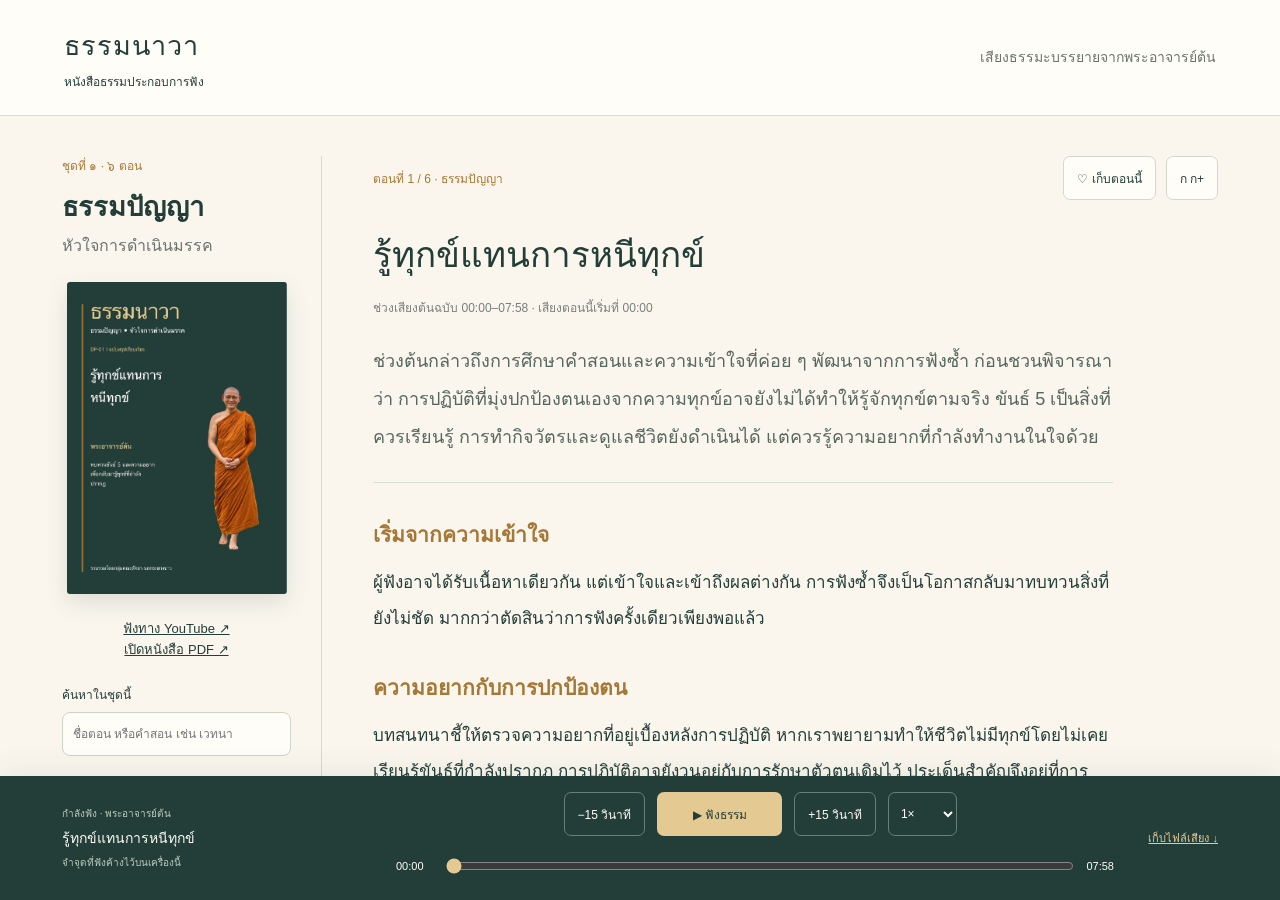
<file: docs/index.html>
<!doctype html><html lang="th"><meta charset="utf-8"><meta http-equiv="refresh" content="0; url=แอปตัวอย่าง/"><title>ธรรมนาวา</title><a href="แอปตัวอย่าง/">เปิดหนังสือธรรมประกอบการฟังพระอาจารย์ต้น</a></html>
</file>
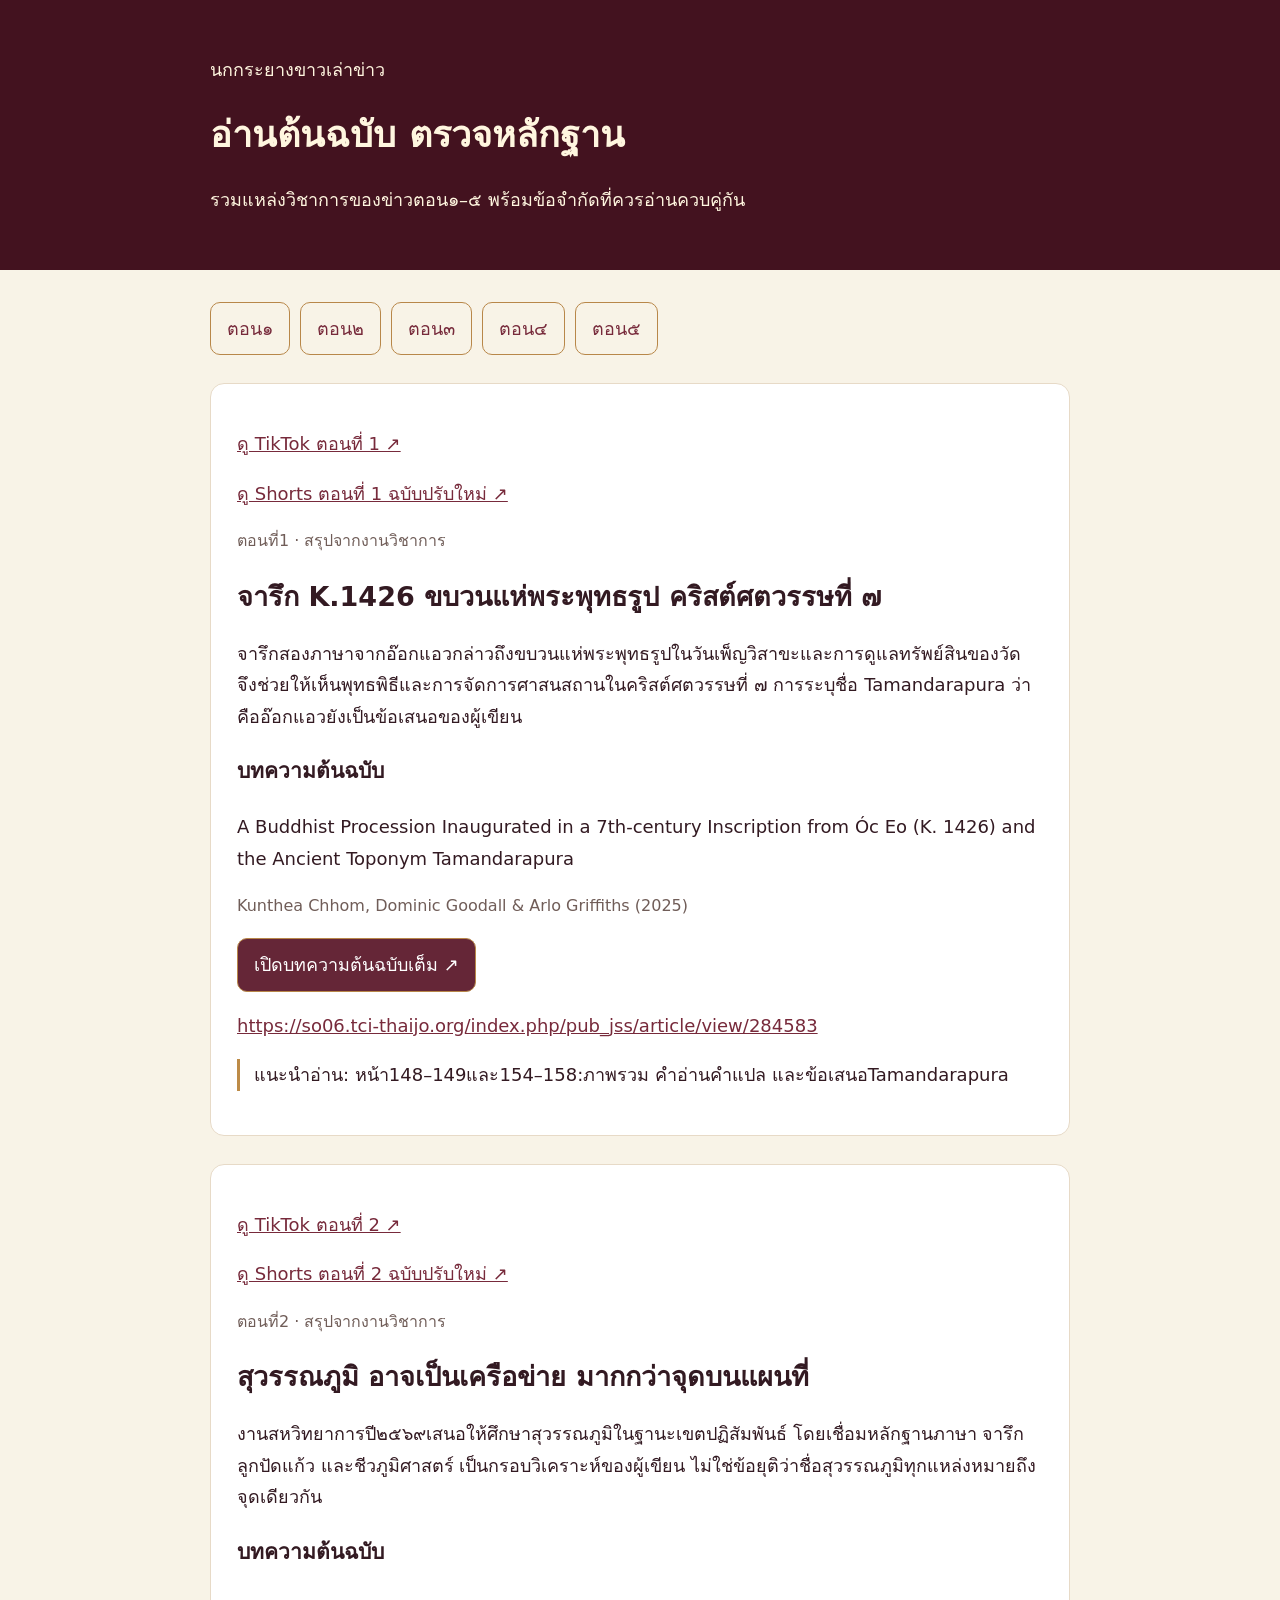
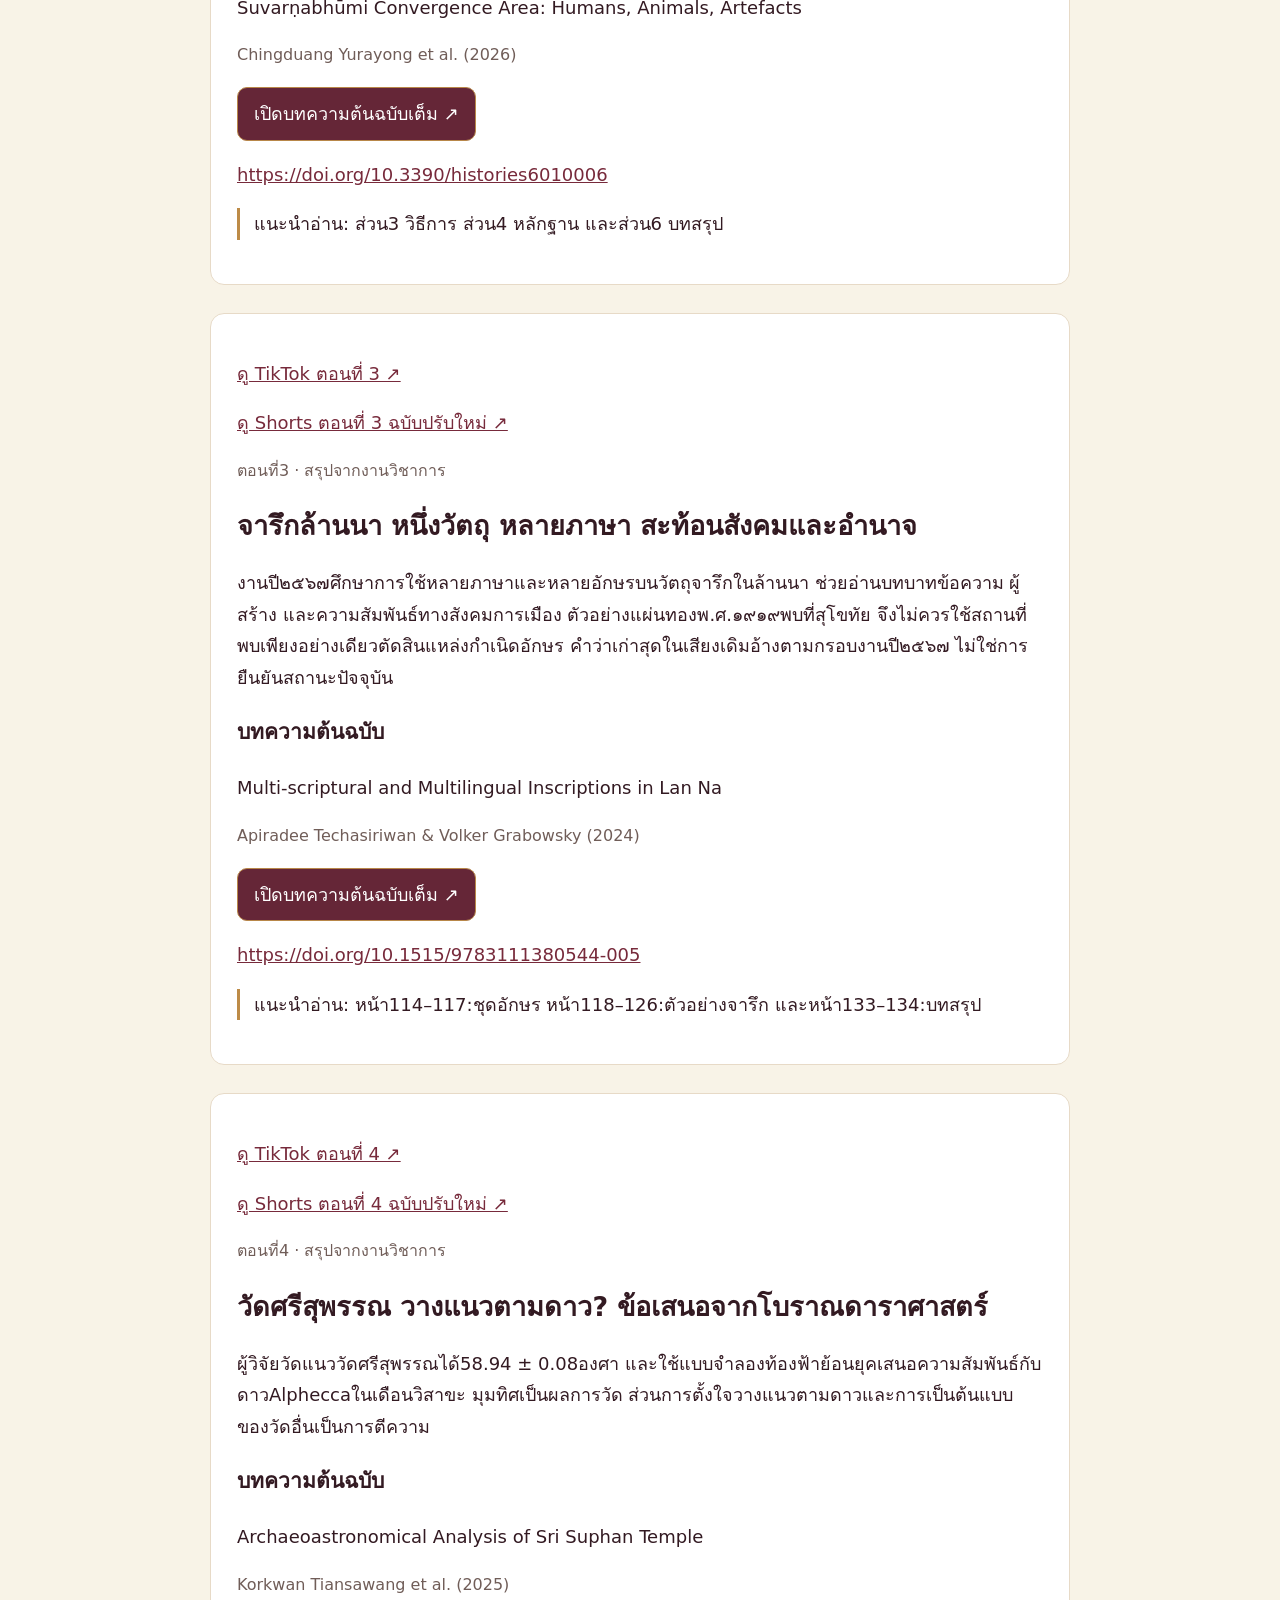
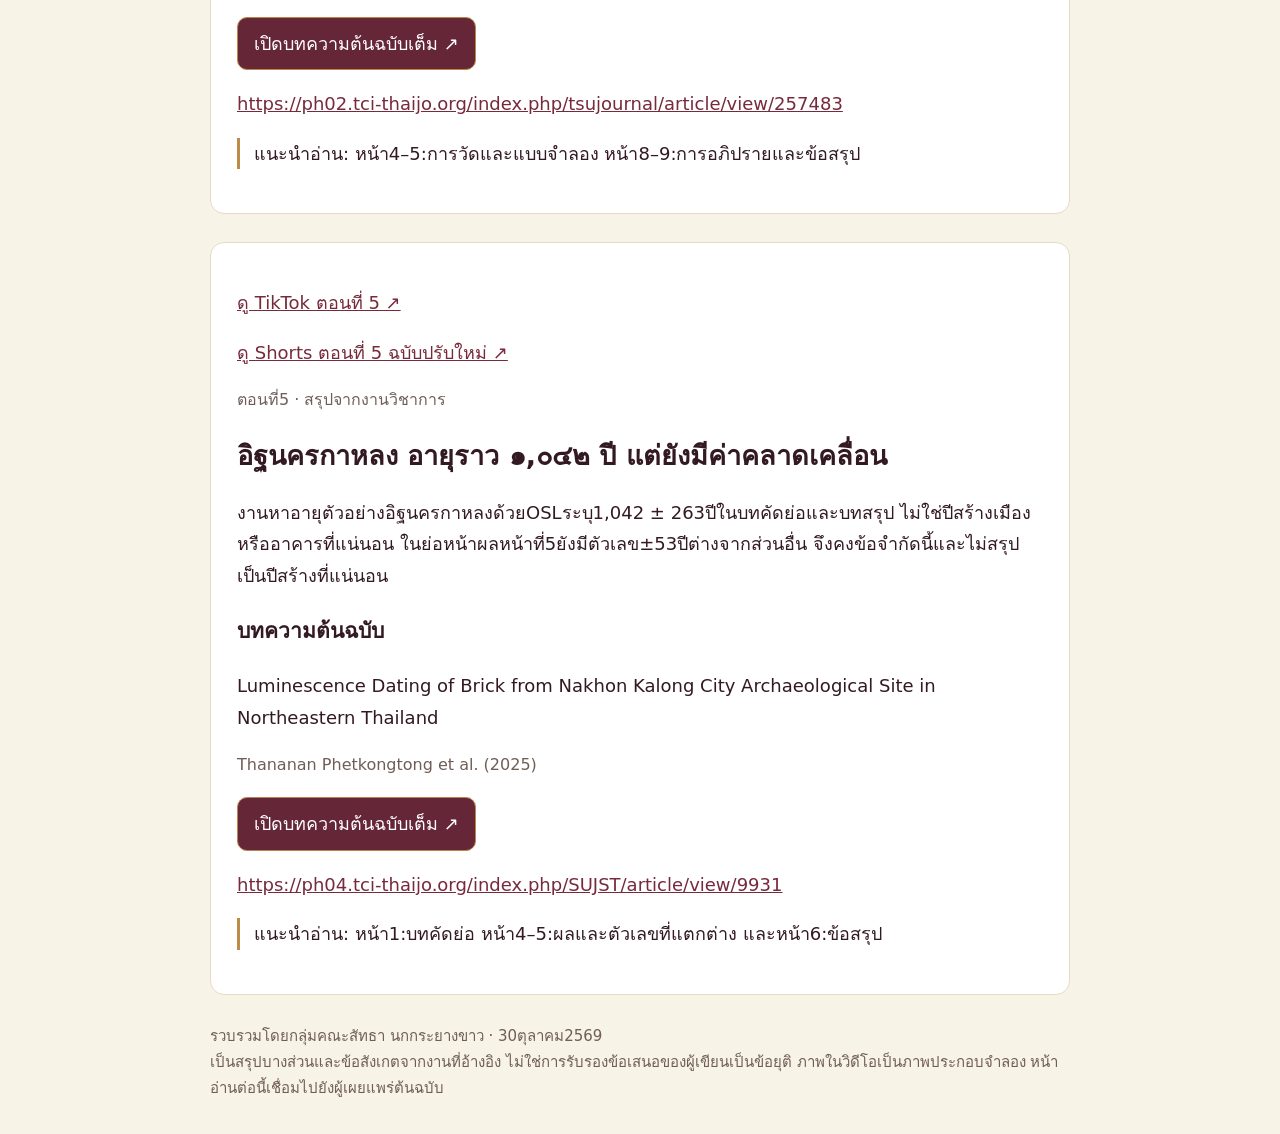
<file: docs/news/index.html>
<!doctype html><html lang="th"><meta charset="utf-8"><meta name="viewport" content="width=device-width,initial-scale=1"><meta name="description" content="บทความต้นฉบับและข้อจำกัดของนกกระยางขาวเล่าข่าว ตอน1–5"><title>อ่านต้นฉบับข่าว | นกกระยางขาวเล่าข่าว</title><style>body{margin:0;background:#f8f3e7;color:#331a22;font:18px/1.75 system-ui,sans-serif}main{max-width:860px;margin:auto;padding:32px 22px}header{background:#43121f;color:#fff6df;padding:36px 24px}h1,h2{line-height:1.4}header div{max-width:860px;margin:auto}article{background:white;padding:26px;border:1px solid #e7dac7;border-radius:14px;margin:28px 0;scroll-margin-top:20px}a{color:#772a3b;overflow-wrap:anywhere}nav{display:flex;gap:10px;flex-wrap:wrap}nav a,.read{display:inline-block;padding:10px 16px;border-radius:10px;border:1px solid #b88749;text-decoration:none}.read{background:#652637;color:white}.meta{color:#705d58;font-size:16px}.note{border-left:3px solid #bd8b47;padding-left:14px}footer{color:#705d58;font-size:15px}a:focus{outline:3px solid #d7a43d}</style><header><div><p>นกกระยางขาวเล่าข่าว</p><h1>อ่านต้นฉบับ ตรวจหลักฐาน</h1><p>รวมแหล่งวิชาการของข่าวตอน๑–๕ พร้อมข้อจำกัดที่ควรอ่านควบคู่กัน</p></div></header><main><nav><a href="#ep1">ตอน๑</a><a href="#ep2">ตอน๒</a><a href="#ep3">ตอน๓</a><a href="#ep4">ตอน๔</a><a href="#ep5">ตอน๕</a></nav><article id="ep1"><p><a href="https://www.tiktok.com/@loveiscomingsoon/video/7702155495989169426" target="_blank" rel="noopener">ดู TikTok ตอนที่ 1 ↗</a></p><p><a href="https://youtube.com/shorts/WN2gmeSHg2I" target="_blank" rel="noopener">ดู Shorts ตอนที่ 1 ฉบับปรับใหม่ ↗</a></p><p class="meta">ตอนที่1 · สรุปจากงานวิชาการ</p><h2>จารึก K.1426 ขบวนแห่พระพุทธรูป คริสต์ศตวรรษที่ ๗</h2><p>จารึกสองภาษาจากอ๊อกแอวกล่าวถึงขบวนแห่พระพุทธรูปในวันเพ็ญวิสาขะและการดูแลทรัพย์สินของวัด จึงช่วยให้เห็นพุทธพิธีและการจัดการศาสนสถานในคริสต์ศตวรรษที่ ๗ การระบุชื่อ Tamandarapura ว่าคืออ๊อกแอวยังเป็นข้อเสนอของผู้เขียน</p><h3>บทความต้นฉบับ</h3><p>A Buddhist Procession Inaugurated in a 7th-century Inscription from Óc Eo (K. 1426) and the Ancient Toponym Tamandarapura</p><p class="meta">Kunthea Chhom, Dominic Goodall &amp; Arlo Griffiths (2025)</p><p><a class="read" href="https://so06.tci-thaijo.org/index.php/pub_jss/article/view/284583" target="_blank" rel="noopener">เปิดบทความต้นฉบับเต็ม ↗</a></p><p><a href="https://so06.tci-thaijo.org/index.php/pub_jss/article/view/284583">https://so06.tci-thaijo.org/index.php/pub_jss/article/view/284583</a></p><p class="note">แนะนำอ่าน: หน้า148–149และ154–158:ภาพรวม คำอ่านคำแปล และข้อเสนอTamandarapura</p></article><article id="ep2"><p><a href="https://www.tiktok.com/@loveiscomingsoon/video/7702156077084708104" target="_blank" rel="noopener">ดู TikTok ตอนที่ 2 ↗</a></p><p><a href="https://youtube.com/shorts/8W1lPiTp6ZA" target="_blank" rel="noopener">ดู Shorts ตอนที่ 2 ฉบับปรับใหม่ ↗</a></p><p class="meta">ตอนที่2 · สรุปจากงานวิชาการ</p><h2>สุวรรณภูมิ อาจเป็นเครือข่าย มากกว่าจุดบนแผนที่</h2><p>งานสหวิทยาการปี๒๕๖๙เสนอให้ศึกษาสุวรรณภูมิในฐานะเขตปฏิสัมพันธ์ โดยเชื่อมหลักฐานภาษา จารึก ลูกปัดแก้ว และชีวภูมิศาสตร์ เป็นกรอบวิเคราะห์ของผู้เขียน ไม่ใช่ข้อยุติว่าชื่อสุวรรณภูมิทุกแหล่งหมายถึงจุดเดียวกัน</p><h3>บทความต้นฉบับ</h3><p>Suvarṇabhūmi Convergence Area: Humans, Animals, Artefacts</p><p class="meta">Chingduang Yurayong et al. (2026)</p><p><a class="read" href="https://doi.org/10.3390/histories6010006" target="_blank" rel="noopener">เปิดบทความต้นฉบับเต็ม ↗</a></p><p><a href="https://doi.org/10.3390/histories6010006">https://doi.org/10.3390/histories6010006</a></p><p class="note">แนะนำอ่าน: ส่วน3 วิธีการ ส่วน4 หลักฐาน และส่วน6 บทสรุป</p></article><article id="ep3"><p><a href="https://www.tiktok.com/@loveiscomingsoon/video/7702156433185377542" target="_blank" rel="noopener">ดู TikTok ตอนที่ 3 ↗</a></p><p><a href="https://youtube.com/shorts/X1CR25GR3T4" target="_blank" rel="noopener">ดู Shorts ตอนที่ 3 ฉบับปรับใหม่ ↗</a></p><p class="meta">ตอนที่3 · สรุปจากงานวิชาการ</p><h2>จารึกล้านนา หนึ่งวัตถุ หลายภาษา สะท้อนสังคมและอำนาจ</h2><p>งานปี๒๕๖๗ศึกษาการใช้หลายภาษาและหลายอักษรบนวัตถุจารึกในล้านนา ช่วยอ่านบทบาทข้อความ ผู้สร้าง และความสัมพันธ์ทางสังคมการเมือง ตัวอย่างแผ่นทองพ.ศ.๑๙๑๙พบที่สุโขทัย จึงไม่ควรใช้สถานที่พบเพียงอย่างเดียวตัดสินแหล่งกำเนิดอักษร คำว่าเก่าสุดในเสียงเดิมอ้างตามกรอบงานปี๒๕๖๗ ไม่ใช่การยืนยันสถานะปัจจุบัน</p><h3>บทความต้นฉบับ</h3><p>Multi-scriptural and Multilingual Inscriptions in Lan Na</p><p class="meta">Apiradee Techasiriwan &amp; Volker Grabowsky (2024)</p><p><a class="read" href="https://doi.org/10.1515/9783111380544-005" target="_blank" rel="noopener">เปิดบทความต้นฉบับเต็ม ↗</a></p><p><a href="https://doi.org/10.1515/9783111380544-005">https://doi.org/10.1515/9783111380544-005</a></p><p class="note">แนะนำอ่าน: หน้า114–117:ชุดอักษร หน้า118–126:ตัวอย่างจารึก และหน้า133–134:บทสรุป</p></article><article id="ep4"><p><a href="https://www.tiktok.com/@loveiscomingsoon/video/7702156827189873938" target="_blank" rel="noopener">ดู TikTok ตอนที่ 4 ↗</a></p><p><a href="https://youtube.com/shorts/h6ufsLleCyo" target="_blank" rel="noopener">ดู Shorts ตอนที่ 4 ฉบับปรับใหม่ ↗</a></p><p class="meta">ตอนที่4 · สรุปจากงานวิชาการ</p><h2>วัดศรีสุพรรณ วางแนวตามดาว? ข้อเสนอจากโบราณดาราศาสตร์</h2><p>ผู้วิจัยวัดแนววัดศรีสุพรรณได้58.94 ± 0.08องศา และใช้แบบจำลองท้องฟ้าย้อนยุคเสนอความสัมพันธ์กับดาวAlpheccaในเดือนวิสาขะ มุมทิศเป็นผลการวัด ส่วนการตั้งใจวางแนวตามดาวและการเป็นต้นแบบของวัดอื่นเป็นการตีความ</p><h3>บทความต้นฉบับ</h3><p>Archaeoastronomical Analysis of Sri Suphan Temple</p><p class="meta">Korkwan Tiansawang et al. (2025)</p><p><a class="read" href="https://ph02.tci-thaijo.org/index.php/tsujournal/article/view/257483" target="_blank" rel="noopener">เปิดบทความต้นฉบับเต็ม ↗</a></p><p><a href="https://ph02.tci-thaijo.org/index.php/tsujournal/article/view/257483">https://ph02.tci-thaijo.org/index.php/tsujournal/article/view/257483</a></p><p class="note">แนะนำอ่าน: หน้า4–5:การวัดและแบบจำลอง หน้า8–9:การอภิปรายและข้อสรุป</p></article><article id="ep5"><p><a href="https://www.tiktok.com/@loveiscomingsoon/video/7702157692973927688" target="_blank" rel="noopener">ดู TikTok ตอนที่ 5 ↗</a></p><p><a href="https://youtube.com/shorts/Yjz5V6i1lT0" target="_blank" rel="noopener">ดู Shorts ตอนที่ 5 ฉบับปรับใหม่ ↗</a></p><p class="meta">ตอนที่5 · สรุปจากงานวิชาการ</p><h2>อิฐนครกาหลง อายุราว ๑,๐๔๒ ปี แต่ยังมีค่าคลาดเคลื่อน</h2><p>งานหาอายุตัวอย่างอิฐนครกาหลงด้วยOSLระบุ1,042 ± 263ปีในบทคัดย่อและบทสรุป ไม่ใช่ปีสร้างเมืองหรืออาคารที่แน่นอน ในย่อหน้าผลหน้าที่5ยังมีตัวเลข±53ปีต่างจากส่วนอื่น จึงคงข้อจำกัดนี้และไม่สรุปเป็นปีสร้างที่แน่นอน</p><h3>บทความต้นฉบับ</h3><p>Luminescence Dating of Brick from Nakhon Kalong City Archaeological Site in Northeastern Thailand</p><p class="meta">Thananan Phetkongtong et al. (2025)</p><p><a class="read" href="https://ph04.tci-thaijo.org/index.php/SUJST/article/view/9931" target="_blank" rel="noopener">เปิดบทความต้นฉบับเต็ม ↗</a></p><p><a href="https://ph04.tci-thaijo.org/index.php/SUJST/article/view/9931">https://ph04.tci-thaijo.org/index.php/SUJST/article/view/9931</a></p><p class="note">แนะนำอ่าน: หน้า1:บทคัดย่อ หน้า4–5:ผลและตัวเลขที่แตกต่าง และหน้า6:ข้อสรุป</p></article><footer>รวบรวมโดยกลุ่มคณะสัทธา นกกระยางขาว · 30ตุลาคม2569<br>เป็นสรุปบางส่วนและข้อสังเกตจากงานที่อ้างอิง ไม่ใช่การรับรองข้อเสนอของผู้เขียนเป็นข้อยุติ ภาพในวิดีโอเป็นภาพประกอบจำลอง หน้าอ่านต่อนี้เชื่อมไปยังผู้เผยแพร่ต้นฉบับ</footer></main></html>
</file>
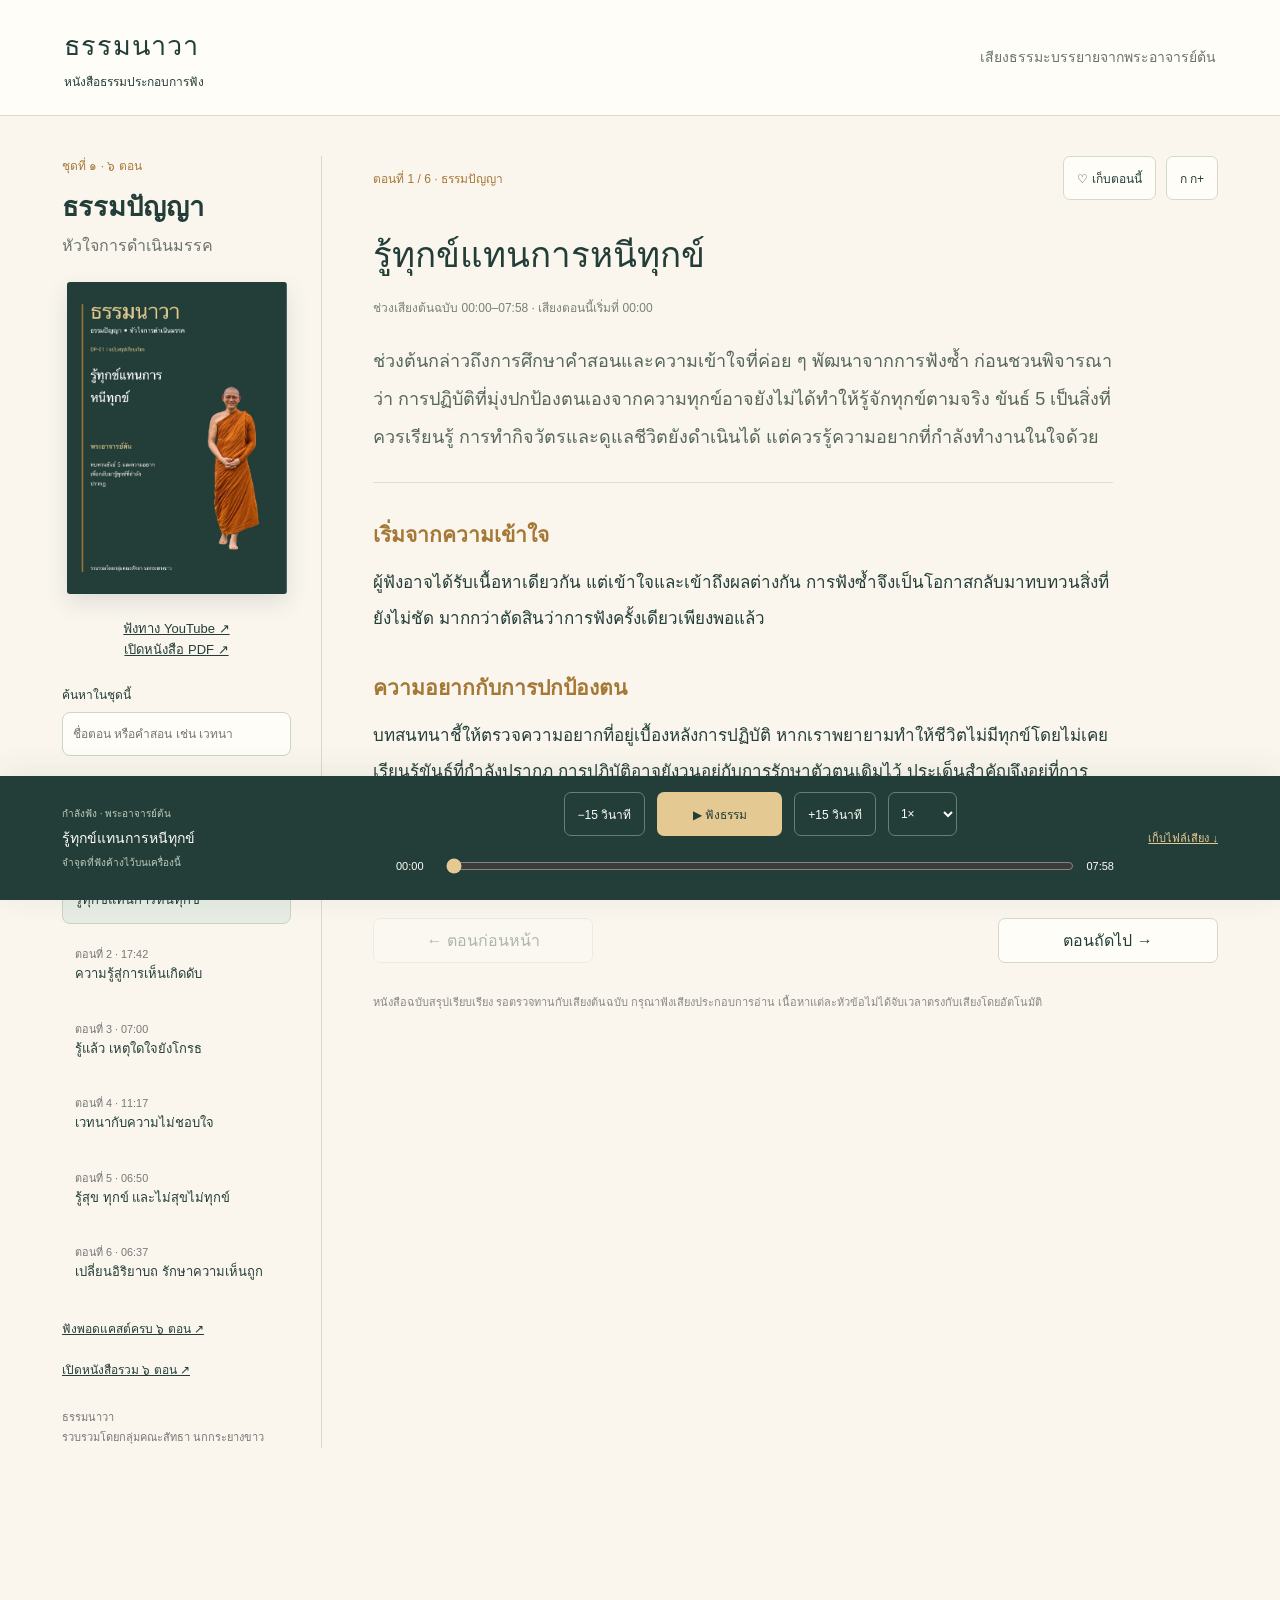
<file: docs/แอปตัวอย่าง/index.html>
<!doctype html><html lang="th"><meta charset="utf-8"><meta name="viewport" content="width=device-width,initial-scale=1"><title>ธรรมนาวา • อ่านไป ฟังธรรมไป</title><link rel="stylesheet" href="styles.css"><body><header><a class="brand" href="#">ธรรมนาวา<span>หนังสือธรรมประกอบการฟัง</span></a><span class="teacher">เสียงธรรมะบรรยายจากพระอาจารย์ต้น</span></header><main><aside><div class="set"><small>ชุดที่ ๑ · ๖ ตอน</small><h1>ธรรมปัญญา</h1><p>หัวใจการดำเนินมรรค</p><img id="cover" alt="หน้าปกหนังสือ"><a id="youtube" target="_blank" rel="noopener" hidden>ฟังทาง YouTube ↗</a><a id="pdf" target="_blank" rel="noopener">เปิดหนังสือ PDF ↗</a></div><div class="library-search"><label for="search">ค้นหาในชุดนี้</label><input id="search" type="search" placeholder="ชื่อตอน หรือคำสอน เช่น เวทนา"><label class="favorites"><input id="favorites" type="checkbox"> เฉพาะตอนที่เก็บไว้</label><p id="searchStatus" role="status"></p></div><nav id="episodes" aria-label="เลือกตอน"></nav><a class="collection-pdf" href="https://www.youtube.com/playlist?list=PLeeHpnO0jmGg" target="_blank" rel="noopener">ฟังพอดแคสต์ครบ ๖ ตอน ↗</a><a class="collection-pdf" href="../04_หนังสือ/เล่ม01_ธรรมปัญญา_รวม6ตอน.pdf" target="_blank" rel="noopener">เปิดหนังสือรวม ๖ ตอน ↗</a><footer>ธรรมนาวา<br>รวบรวมโดยกลุ่มคณะสัทธา นกกระยางขาว</footer></aside><div class="reading"><div class="tools"><span id="episodeNo"></span><button id="bookmark">♡ เก็บตอนนี้</button><button id="font" aria-label="เพิ่มขนาดตัวอักษร">ก ก+</button></div><article id="content"></article><div class="nextprev"><button id="prev">← ตอนก่อนหน้า</button><button id="next">ตอนถัดไป →</button></div><p class="notice">หนังสือฉบับสรุปเรียบเรียง รอตรวจทานกับเสียงต้นฉบับ กรุณาฟังเสียงประกอบการอ่าน เนื้อหาแต่ละหัวข้อไม่ได้จับเวลาตรงกับเสียงโดยอัตโนมัติ</p></div></main><section class="player" aria-label="เครื่องเล่นเสียงธรรม"><div class="now"><small>กำลังฟัง · พระอาจารย์ต้น</small><strong id="playingTitle"></strong><span id="saved" role="status" aria-live="polite">จำจุดที่ฟังค้างไว้บนเครื่องนี้</span></div><div class="controls"><div class="buttons"><button id="back" aria-label="ย้อนกลับ 15 วินาที">−15 วินาที</button><button id="play" class="play">▶ ฟังธรรม</button><button id="forward" aria-label="ข้ามไป 15 วินาที">+15 วินาที</button><select id="speed" aria-label="ความเร็วเสียง"><option value="0.75">0.75×</option><option value="1" selected>1×</option><option value="1.25">1.25×</option><option value="1.5">1.5×</option></select></div><div class="timeline"><span id="elapsed">00:00</span><input id="seek" type="range" min="0" max="100" value="0" step="0.1" aria-label="ตำแหน่งเสียง"><span id="duration">00:00</span></div></div><audio id="audio" preload="metadata"></audio><a id="downloadAudio" class="download-audio" download>เก็บไฟล์เสียง ↓</a></section><script src="episodes.js"></script><script src="app.js"></script><script data-goatcounter="https://dhammanava-library.goatcounter.com/count" async src="https://gc.zgo.at/count.js"></script></body></html>
</file>
<file: docs/แอปตัวอย่าง/styles.css>
:root{--green:#233e38;--gold:#a67836;--paper:#faf6ee}*{box-sizing:border-box}body{margin:0;background:var(--paper);color:var(--green);font-family:Thonburi,"Noto Sans Thai",sans-serif}header{padding:24px 5%;display:flex;align-items:center;justify-content:space-between;border-bottom:1px solid #ded8cb;background:#fffdf8}.brand{font-size:27px;color:var(--green);text-decoration:none;letter-spacing:1px}.brand span{display:block;font-size:12px;letter-spacing:0;margin-top:5px}.teacher{font-size:14px;color:#6a746d}main{max-width:1220px;margin:auto;display:grid;grid-template-columns:300px 1fr;gap:64px;padding:40px 32px 185px}aside{border-right:1px solid #ded8cb;padding-right:30px}.set small,#episodeNo{color:var(--gold);font-size:12px}.set h1{margin:10px 0 0;font-size:27px}.set p{margin-top:5px;color:#6a746d}.set img{display:block;width:170px;border-radius:3px;box-shadow:0 9px 22px #233e3820;margin:24px auto}.set a{display:block;text-align:center;color:var(--green);font-size:13px}nav{margin-top:28px;display:grid;gap:8px}button,select{font:inherit;cursor:pointer}nav button{text-align:left;border:1px solid transparent;padding:12px;border-radius:8px;background:transparent;color:var(--green);line-height:1.7;font-size:13px}nav button small{display:block;color:#777}nav button.active{background:#e7ede5;border-color:#c8d3c6}nav button:hover{background:#eef0e9}footer{font-size:11px;line-height:1.9;margin-top:28px;color:#777}.tools{display:flex;align-items:center;gap:10px}.tools span{margin-right:auto}button{border:1px solid #d5d8cb;background:#fffdf8;color:var(--green);border-radius:7px;padding:9px 13px}.tools button{font-size:12px}article{font-size:17px;line-height:2.1;max-width:740px}article h1{font-size:35px;line-height:1.55;margin:28px 0 14px;font-weight:500}article .range{font-size:12px;color:#778078}article .intro{font-size:18px;color:#56675d;border-bottom:1px solid #d9dfd3;padding-bottom:25px;margin-bottom:30px}article h2{font-size:21px;margin:30px 0 8px;color:var(--gold)}article p{margin:8px 0 22px}.reflection{padding:22px 26px;background:#e9eee4;border-left:3px solid var(--gold);border-radius:0 8px 8px 0;margin-top:35px}.reflection small{color:var(--gold)}.reflection p{margin-bottom:0}.tags{display:flex;flex-wrap:wrap;gap:8px;margin-top:25px}.tags span{font-size:11px;background:#eeeadf;padding:3px 12px;border-radius:20px}.nextprev{display:flex;justify-content:space-between;margin-top:38px}.notice{font-size:11px;line-height:1.8;color:#888;margin-top:30px}.player{position:fixed;bottom:0;left:0;right:0;display:flex;gap:35px;align-items:center;padding:20px max(5%,calc((100vw - 1160px)/2));background:var(--green);color:#fffdf8;box-shadow:0 -4px 30px #233e3815}.now{min-width:260px}.now small,.now span{display:block;font-size:10px;color:#bdcbbd}.now strong{display:block;font-size:14px;font-weight:400;margin:6px 0}.controls{flex:1}.buttons{display:flex;align-items:center;justify-content:center;gap:12px}.player button,.player select{background:transparent;color:#fffdf8;border-color:#678074;font-size:12px}.player .play{background:#e4c993;color:#233e38;border:0;min-width:125px}.player select option{color:#233e38}.timeline{display:flex;align-items:center;gap:12px;margin-top:12px;font-size:11px}.timeline input{flex:1;min-width:60px;accent-color:#e4c993}button:disabled{opacity:.35;cursor:default}button:focus-visible,a:focus-visible,input:focus-visible{outline:3px solid #bf974b;outline-offset:3px}@media(max-width:760px){header{padding:18px 20px}.teacher{display:none}main{display:block;padding:24px 20px 240px}aside{border:0;padding:0}.set{display:grid;grid-template-columns:1fr 90px;column-gap:15px}.set img{grid-column:2;grid-row:1/5;width:85px;margin:0}.set h1{font-size:25px}.set a{text-align:left;margin:8px 0}.set p{font-size:13px}nav{display:flex;overflow:auto;margin:20px -5px 24px;padding-bottom:8px}nav button{min-width:170px;font-size:12px}aside footer{display:none}.reading{border-top:1px solid #ded8cb;padding-top:20px}article h1{font-size:29px}article{font-size:16px}article .intro{font-size:16px}.player{display:block;padding:16px 20px}.now{min-width:0;margin-bottom:12px}.now span{display:none}.buttons{gap:8px}.player button{padding:10px 8px}.player .play{min-width:100px}.timeline{margin-top:10px}}
/* Responsive reading and touch controls */
:root{--player-height:150px}html{scroll-padding-bottom:calc(var(--player-height) + 24px)}main{grid-template-columns:260px minmax(0,1fr);gap:clamp(28px,4vw,64px);padding-bottom:calc(var(--player-height) + 40px)}.reading,.controls,.now{min-width:0}article{overflow-wrap:anywhere}article h1{font-size:clamp(27px,3vw,35px)}article .intro{font-size:1.06em}button,select{min-height:44px}input[type=range]{min-height:36px;margin:0}.tools{flex-wrap:wrap}.tools span{flex:1 1 180px}.player{padding:16px max(24px,calc((100vw - 1156px)/2));padding-bottom:calc(16px + env(safe-area-inset-bottom,0px));gap:24px}.now{flex:0 1 310px}.now strong{line-height:1.6;overflow-wrap:anywhere}.buttons{flex-wrap:wrap}.player select{border:1px solid #678074;border-radius:7px;padding:8px}.timeline span{flex:0 0 38px;font-variant-numeric:tabular-nums}.timeline input{width:100%;min-width:0}.nextprev{gap:12px}.nextprev button{flex:1;max-width:220px}header{gap:24px}.teacher{max-width:330px;line-height:1.8}
@media(min-width:761px) and (max-width:1050px){main{grid-template-columns:210px minmax(0,1fr);padding:30px 24px calc(var(--player-height) + 35px);gap:28px}aside{padding-right:20px}.set img{width:145px}.teacher{font-size:12px}.player{gap:18px}.now{flex-basis:220px}.buttons{gap:8px}.player .play{min-width:110px}.reflection{padding:20px}}
@media(max-width:760px){header{padding:18px 20px;gap:12px;flex-wrap:wrap}.teacher{display:block;font-size:11px;max-width:none}main{display:block;padding:24px 20px calc(var(--player-height) + 32px)}.set{grid-template-columns:minmax(0,1fr) 90px}.set img{max-width:100%;height:auto}nav{margin:20px 0 24px;scroll-snap-type:x proximity;overscroll-behavior-x:contain}nav button{flex:0 0 180px;min-width:0;scroll-snap-align:start}.tools{gap:8px}.tools span{flex-basis:100%;margin-bottom:4px}aside footer{display:block;margin:12px 0 22px}.player{padding:12px 20px calc(12px + env(safe-area-inset-bottom,0px))}.now{margin:0 0 8px}.now strong{margin:3px 0;font-size:13px}.now small{font-size:10px}.buttons{display:grid;grid-template-columns:1fr 1.3fr 1fr auto;gap:7px}.player button{padding:8px 4px;font-size:11px;white-space:nowrap}.player .play{min-width:0}.player select{padding:6px 3px;font-size:11px}.timeline{margin-top:4px;gap:8px}.reflection{padding:18px 20px}.nextprev button{font-size:12px;padding:10px 8px}}
@media(max-width:360px){header{padding:16px}.brand{font-size:25px}main{padding-left:16px;padding-right:16px}.player{padding-left:12px;padding-right:12px}.buttons{gap:5px}.set{grid-template-columns:minmax(0,1fr) 76px}.set img{width:76px}article h1{font-size:26px}}
@media(max-height:500px) and (max-width:950px){.player{display:flex;gap:14px;padding-top:8px;padding-bottom:calc(8px + env(safe-area-inset-bottom,0px))}.now{flex:0 1 180px;margin:0}.now small,.now span{display:none}.controls{flex:1}.buttons{gap:6px}.timeline{margin-top:2px}}

.library-search{margin-top:25px;font-size:12px}.library-search label{display:block;margin-bottom:8px}.library-search input[type=search]{width:100%;min-height:44px;border:1px solid #cdd4c8;border-radius:8px;background:#fffdf8;padding:10px;color:var(--green);font:inherit}.library-search .favorites{display:flex;align-items:center;gap:8px;margin-top:12px;min-height:36px}.favorites input{width:18px;height:18px;accent-color:var(--green)}#searchStatus{color:#777;font-size:11px;margin:8px 0}.collection-pdf{display:block;font-size:12px;color:var(--green);margin-top:22px}.download-audio{color:#e4c993;white-space:nowrap;font-size:11px;min-height:44px;display:flex;align-items:center}.player{flex-wrap:wrap}.controls{flex:1 1 330px}@media(max-width:760px){.download-audio{display:block;text-align:right;min-height:24px;padding-top:5px}.controls{min-width:0}nav{margin-top:12px}.collection-pdf{margin-top:0}.library-search{margin-top:20px}}
/* Larger book covers across desktop, tablet and phone. */
.set img{width:220px;max-width:100%;height:auto;margin:24px auto}
@media(min-width:761px) and (max-width:1050px){main{grid-template-columns:250px minmax(0,1fr);gap:24px}.set img{width:215px}}
@media(max-width:760px){.set{display:flex;flex-direction:column;align-items:flex-start}.set img{width:210px;max-width:70%;margin:18px auto 20px;align-self:center}.set a{margin:0;align-self:center;text-align:center}.set h1{margin-top:6px}.set p{margin-bottom:0}}
@media(max-width:360px){.set img{width:190px;max-width:76%}}

[hidden]{display:none!important}
</file>
